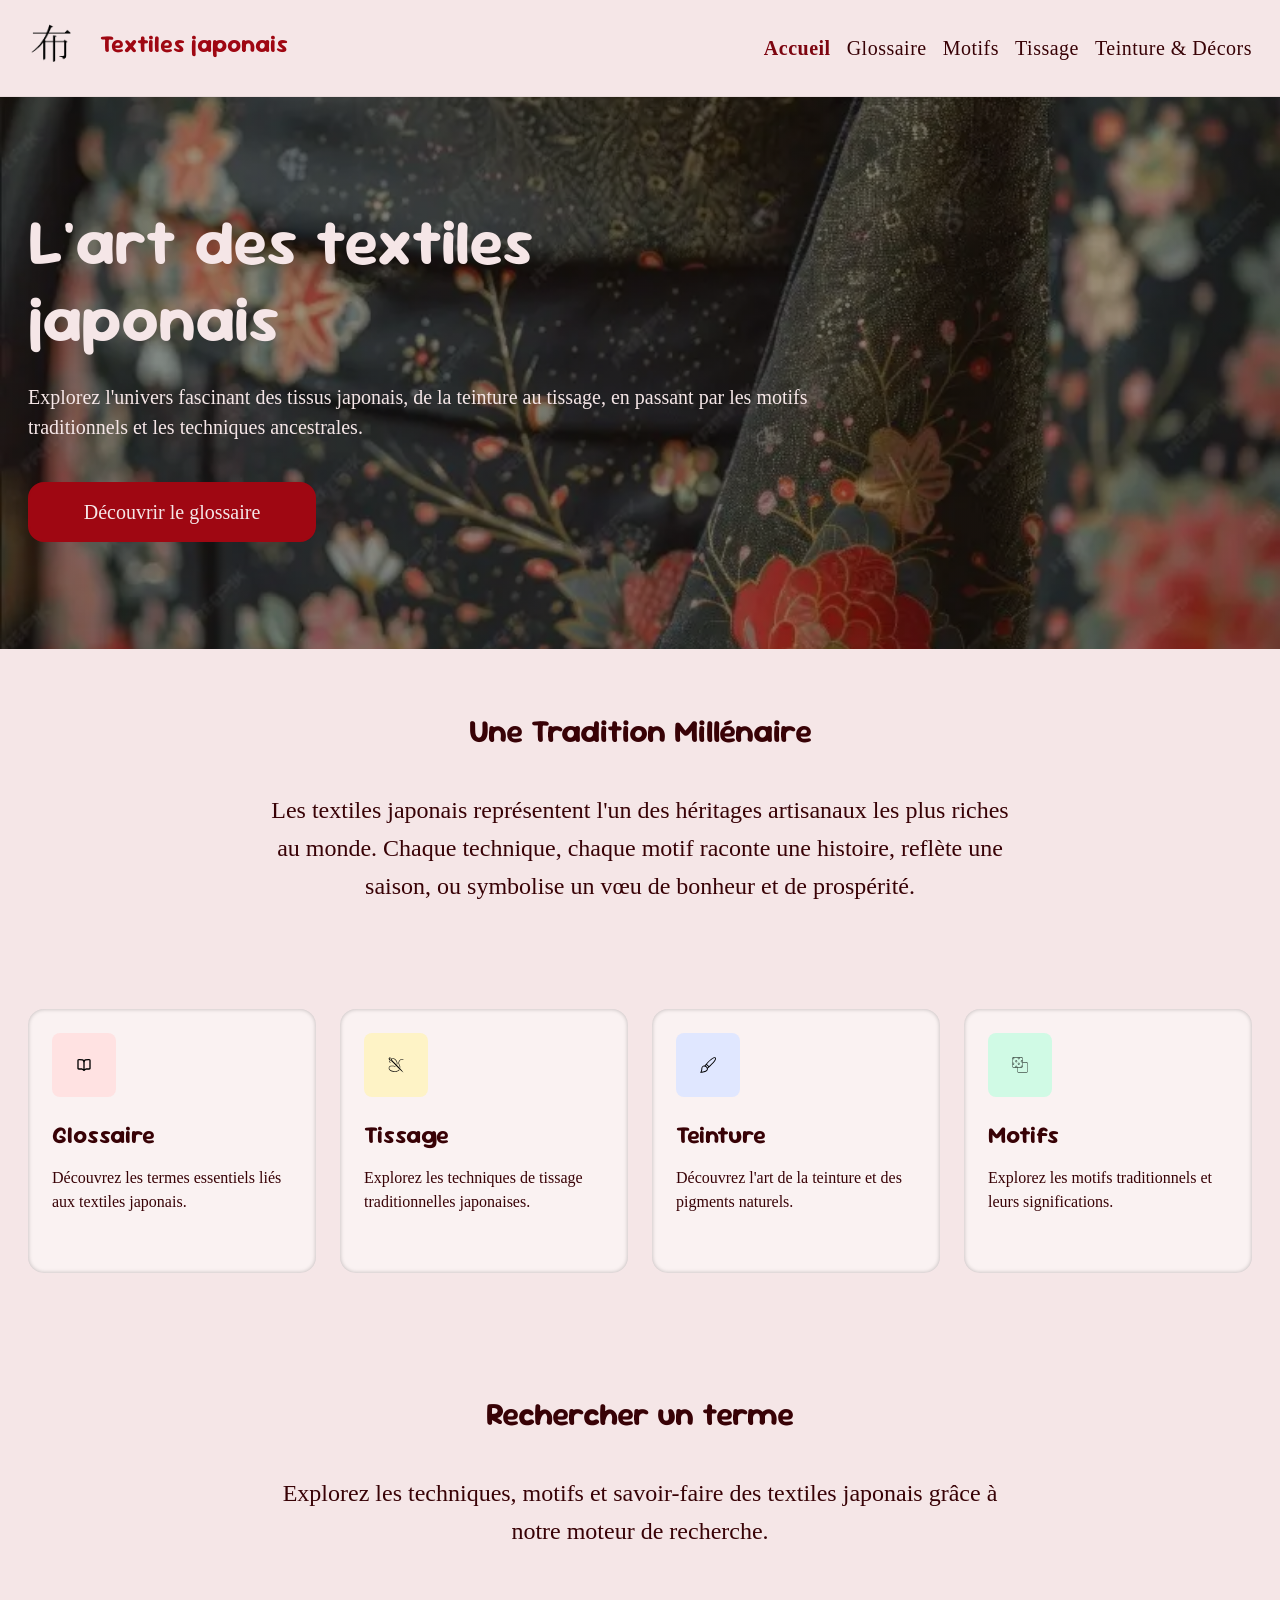
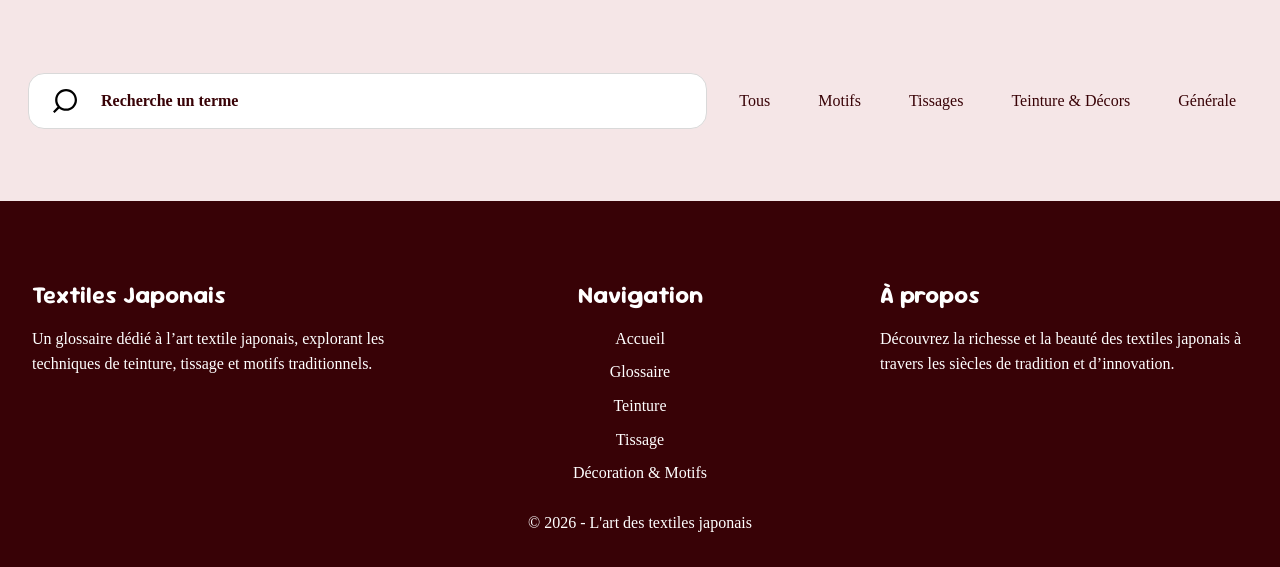
<file: index.html>
<!doctype html>
<html lang="fr">
  <head>
    <meta charset="UTF-8" />
    <meta name="viewport" content="width=device-width, initial-scale=1.0" />

    <title>L'art des textiles japonais | Accueil</title>
    <meta
      name="description"
      content="Découvrez l'univers des textiles japonais : glossaire, motifs, tissage, teinture et décoration traditionnels."
    />

    <meta property="og:title" content="L'art des textiles japonais | Accueil" />
    <meta
      property="og:description"
      content="Explorez l'univers fascinant des tissus japonais, de la teinture au tissage, en passant par les motifs traditionnels et les techniques ancestrales."
    />
    <meta property="og:image" content="images/Logo.webp" />
    <meta property="og:type" content="website" />

    <link rel="preconnect" href="https://fonts.googleapis.com" />
    <link rel="preconnect" href="https://fonts.gstatic.com" crossorigin />
    <link
      href="https://fonts.googleapis.com/css2?family=Sour+Gummy:wght@700&display=swap"
      rel="stylesheet"
    />

    <link
      rel="stylesheet"
      href="https://cdn.jsdelivr.net/npm/bootstrap-icons@1.11.3/font/bootstrap-icons.min.css"
    />
    <link
      href="https://cdn.jsdelivr.net/npm/bootstrap@5.3.3/dist/css/bootstrap.min.css"
      rel="stylesheet"
    />
    <link rel="stylesheet" href="css/style.css" />
  </head>
  <body>
    <div id="site-header"></div>

    <main>
      <!-- Bloc 1 : Hero -->
      <section class="hero-section hero-section-textile">
        <div class="custom-container">
          <div class="hero-content">
            <h1>L'art des textiles japonais</h1>

            <p>
              Explorez l'univers fascinant des tissus japonais, de la teinture
              au tissage, en passant par les motifs traditionnels et les
              techniques ancestrales.
            </p>

            <a href="glossaire.html" class="btn-discover hero-btn">
              Découvrir le glossaire
            </a>
          </div>
        </div>
      </section>

      <!-- Bloc 2 : Introduction -->
      <section class="tradition-section">
        <div class="custom-container tradition-content">
          <h2>Une Tradition Millénaire</h2>

          <p>
            Les textiles japonais représentent l'un des héritages artisanaux les
            plus riches au monde. Chaque technique, chaque motif raconte une
            histoire, reflète une saison, ou symbolise un vœu de bonheur et de
            prospérité.
          </p>
        </div>
      </section>

      <!-- Bloc 3 : 4 carrés -->
      <section class="navigation-cards-section">
        <div class="custom-container">
          <div class="cards-grid">
            <a href="glossaire.html" class="nav-card-link">
              <article class="nav-card">
                <div class="nav-card-icon icon-1">
                  <img src="svg/book.svg" alt="" aria-hidden="true" />
                </div>
                <h2>Glossaire</h2>
                <p>
                  Découvrez les termes essentiels liés aux textiles japonais.
                </p>
              </article>
            </a>

            <a href="tissage.html" class="nav-card-link">
              <article class="nav-card">
                <div class="nav-card-icon icon-2">
                  <img src="svg/sewing.svg" alt="" aria-hidden="true" />
                </div>
                <h2>Tissage</h2>
                <p>
                  Explorez les techniques de tissage traditionnelles japonaises.
                </p>
              </article>
            </a>

            <a href="teinture-decoration.html" class="nav-card-link">
              <article class="nav-card">
                <div class="nav-card-icon icon-3">
                  <img src="svg/paint.svg" alt="" aria-hidden="true" />
                </div>
                <h2>Teinture</h2>
                <p>Découvrez l'art de la teinture et des pigments naturels.</p>
              </article>
            </a>

            <a href="motifs.html" class="nav-card-link">
              <article class="nav-card">
                <div class="nav-card-icon icon-4">
                  <img src="svg/pattern.svg" alt="" aria-hidden="true" />
                </div>
                <h2>Motifs</h2>
                <p>
                  Explorez les motifs traditionnels et leurs significations.
                </p>
              </article>
            </a>
          </div>
        </div>
      </section>

      <!-- Bloc 4 : recherche -->

      <section class="tradition-section">
        <div class="custom-container tradition-content">
          <h2>Rechercher un terme</h2>

          <p>
            Explorez les techniques, motifs et savoir-faire des textiles
            japonais grâce à notre moteur de recherche.
          </p>
        </div>
      </section>

      <section class="search-section">
        <div class="custom-container">
          <div class="search-toolbar">
            <div class="search-input-box">
              <img src="svg/loupe.svg" alt="" aria-hidden="true" />
              <label for="searchInput" class="visually-hidden">
                Recherche un terme
              </label>
              <input
                type="search"
                id="searchInput"
                class="search-input-field no-border-input"
                placeholder="Recherche un terme"
              />
            </div>

            <div
              class="search-categories"
              role="group"
              aria-label="Filtrer par catégorie"
            >
              <button
                type="button"
                class="category-filter"
                data-category="tous"
              >
                Tous
              </button>
              <button
                type="button"
                class="category-filter"
                data-category="motifs"
              >
                Motifs
              </button>
              <button
                type="button"
                class="category-filter"
                data-category="tissages"
              >
                Tissages
              </button>
              <button
                type="button"
                class="category-filter"
                data-category="teinture"
              >
                Teinture & Décors
              </button>
              <button
                type="button"
                class="category-filter"
                data-category="generale"
              >
                Générale
              </button>
            </div>
          </div>

          <div id="resultsInfo" class="results-info" aria-live="polite"></div>
          <div id="resultsContainer" class="results-grid"></div>
        </div>
      </section>
    </main>

    <div id="site-footer"></div>

    <script
      src="https://cdn.jsdelivr.net/npm/bootstrap@5.3.3/dist/js/bootstrap.bundle.min.js"
      defer
    ></script>
    <script src="js/main.js" defer></script>
  </body>
</html>
</file>
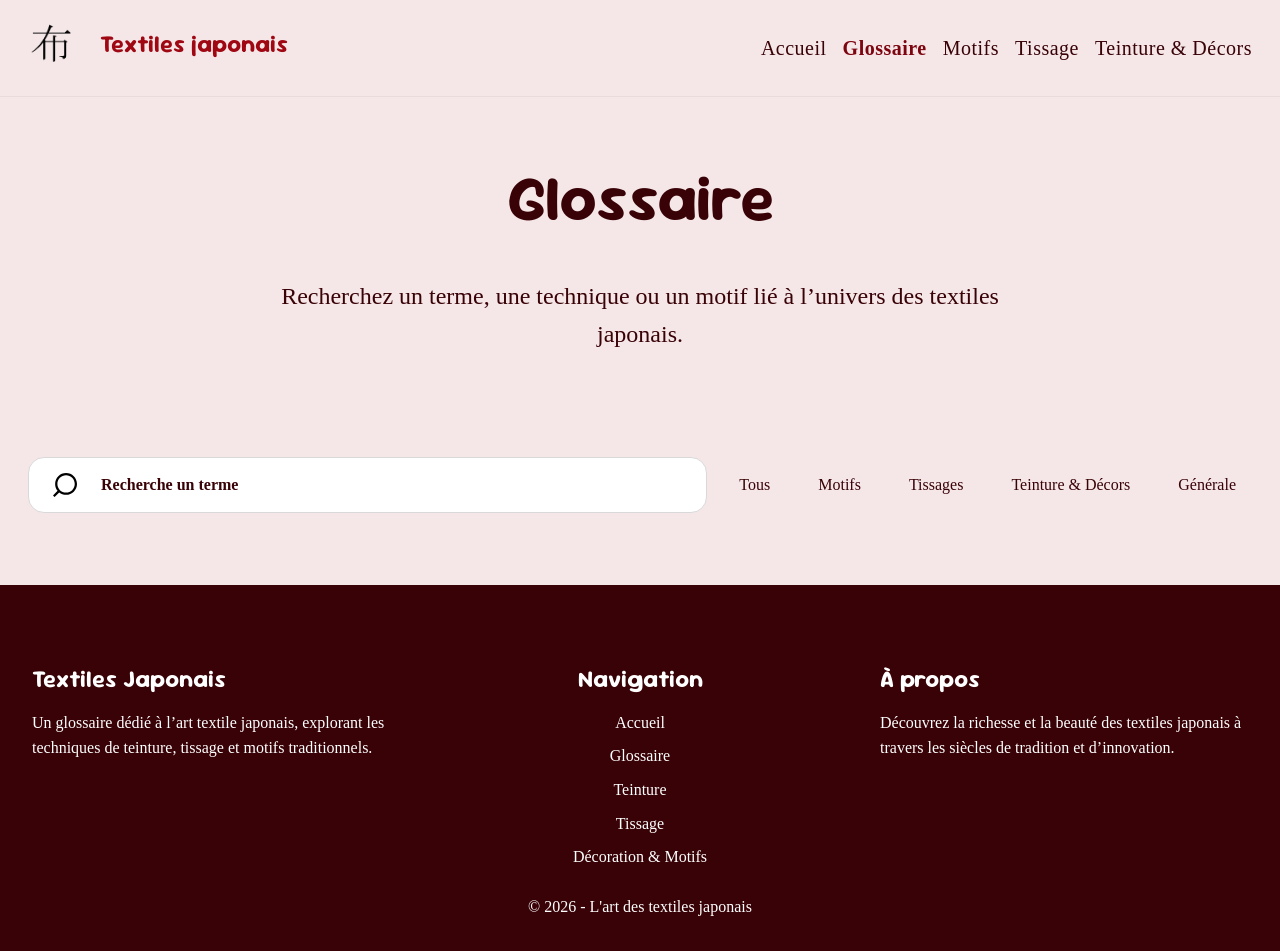
<file: glossaire.html>
<!doctype html>
<html lang="fr">
  <head>
    <meta charset="UTF-8" />
    <meta name="viewport" content="width=device-width, initial-scale=1.0" />

    <title>Glossaire | L'art des textiles japonais</title>
    <meta
      name="description"
      content="Consultez le glossaire des textiles japonais et recherchez un terme, une technique, un motif ou une teinture traditionnelle."
    />

    <meta
      property="og:title"
      content="Glossaire | L'art des textiles japonais"
    />
    <meta
      property="og:description"
      content="Explorez le glossaire des textiles japonais grâce au moteur de recherche et aux catégories."
    />
    <meta property="og:image" content="images/Logo.webp" />
    <meta property="og:type" content="website" />

    <link rel="preconnect" href="https://fonts.googleapis.com" />
    <link rel="preconnect" href="https://fonts.gstatic.com" crossorigin />
    <link
      href="https://fonts.googleapis.com/css2?family=Sour+Gummy:wght@700&display=swap"
      rel="stylesheet"
    />

    <link
      href="https://cdn.jsdelivr.net/npm/bootstrap@5.3.3/dist/css/bootstrap.min.css"
      rel="stylesheet"
    />
    <link rel="stylesheet" href="css/style.css" />
  </head>
  <body>
    <div id="site-header"></div>

    <main>
      <section class="tradition-section">
        <div class="custom-container tradition-content">
          <h1>Glossaire</h1>
          <p>
            Recherchez un terme, une technique ou un motif lié à l’univers des
            textiles japonais.
          </p>
        </div>
      </section>

      <section class="search-section">
        <div class="custom-container">
          <div class="search-toolbar">
            <div class="search-input-box">
              <img src="svg/loupe.svg" alt="" aria-hidden="true" />
              <label for="searchInput" class="visually-hidden">
                Recherche un terme
              </label>
              <input
                type="search"
                id="searchInput"
                class="search-input-field no-border-input"
                placeholder="Recherche un terme"
              />
            </div>

            <div
              class="search-categories"
              role="group"
              aria-label="Filtrer par catégorie"
            >
              <button
                type="button"
                class="category-filter"
                data-category="tous"
              >
                Tous
              </button>
              <button
                type="button"
                class="category-filter"
                data-category="motifs"
              >
                Motifs
              </button>
              <button
                type="button"
                class="category-filter"
                data-category="tissages"
              >
                Tissages
              </button>
              <button
                type="button"
                class="category-filter"
                data-category="teinture"
              >
                Teinture & Décors
              </button>
              <button
                type="button"
                class="category-filter"
                data-category="generale"
              >
                Générale
              </button>
            </div>
          </div>

          <div id="resultsInfo" class="results-info" aria-live="polite"></div>
          <div id="resultsContainer" class="results-grid"></div>
        </div>
      </section>
    </main>

    <div id="site-footer"></div>

    <script
      src="https://cdn.jsdelivr.net/npm/bootstrap@5.3.3/dist/js/bootstrap.bundle.min.js"
      defer
    ></script>
    <script src="js/main.js" defer></script>
  </body>
</html>
</file>
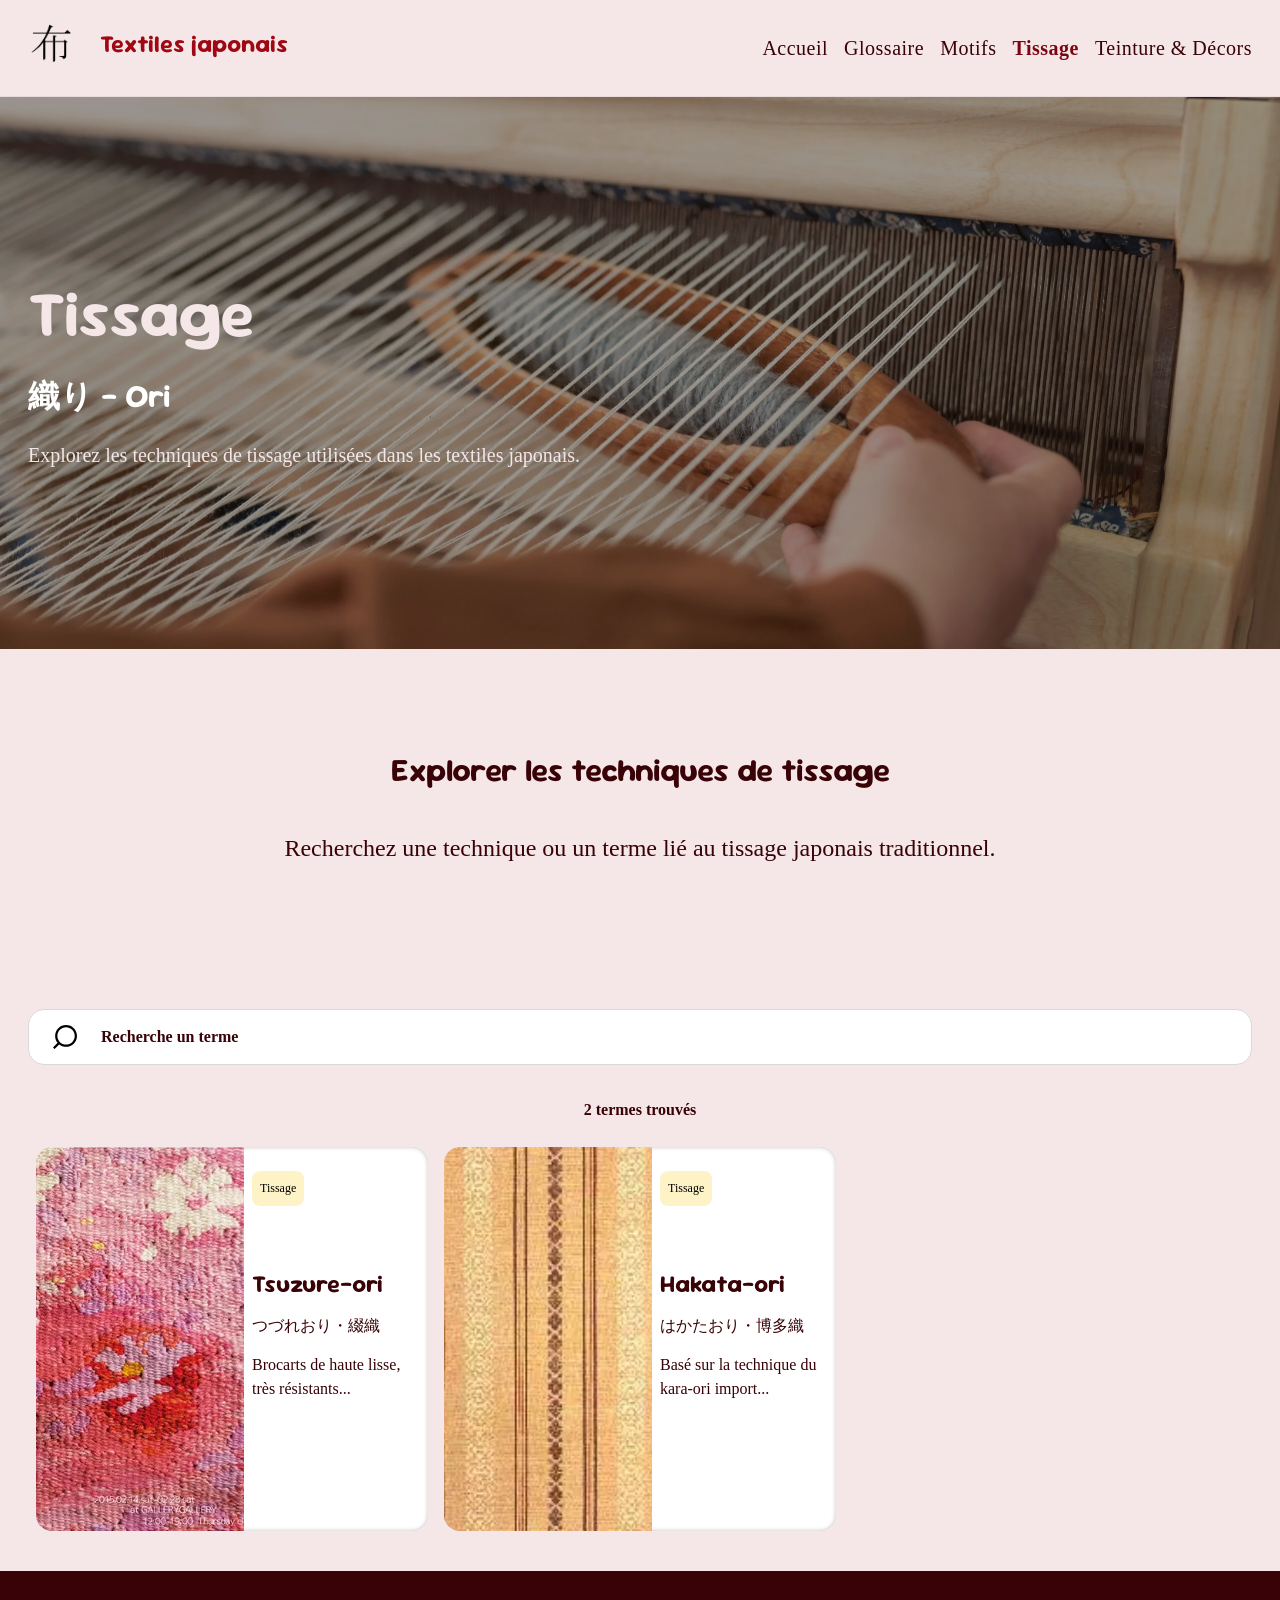
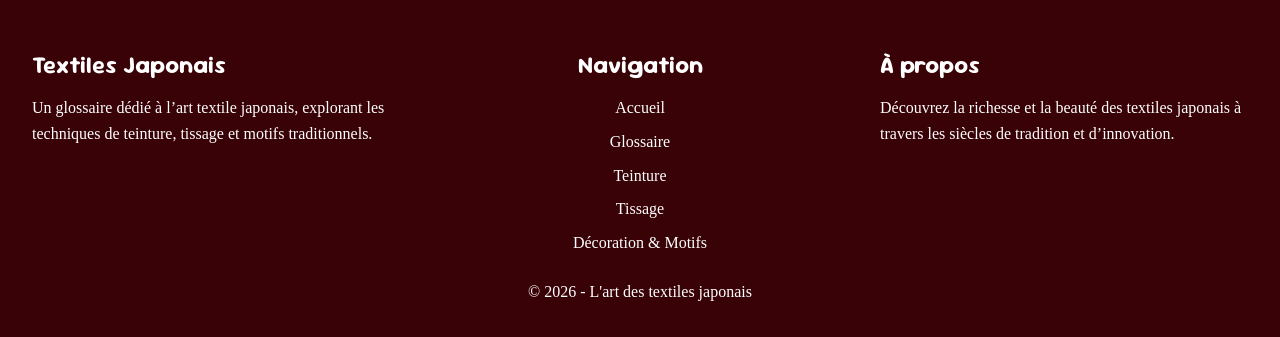
<file: tissage.html>
<!doctype html>
<html lang="fr">
  <head>
    <meta charset="UTF-8" />
    <meta name="viewport" content="width=device-width, initial-scale=1.0" />

    <title>Tissage | L'art des textiles japonais</title>
    <meta
      name="description"
      content="Découvrez les techniques traditionnelles de tissage japonais et leur rôle dans l'art textile."
    />

    <meta property="og:title" content="Tissage | L'art des textiles japonais" />
    <meta
      property="og:description"
      content="Explorez les techniques traditionnelles de tissage utilisées dans les textiles japonais."
    />
    <meta property="og:image" content="images/Logo.webp" />
    <meta property="og:type" content="website" />

    <link rel="preconnect" href="https://fonts.googleapis.com" />
    <link rel="preconnect" href="https://fonts.gstatic.com" crossorigin />
    <link
      href="https://fonts.googleapis.com/css2?family=Sour+Gummy:wght@700&display=swap"
      rel="stylesheet"
    />

    <link
      href="https://cdn.jsdelivr.net/npm/bootstrap@5.3.3/dist/css/bootstrap.min.css"
      rel="stylesheet"
    />
    <link rel="stylesheet" href="css/style.css" />
  </head>
  <body>
    <div id="site-header"></div>

    <main>
      <section class="hero-section hero-section-tissage">
        <div class="custom-container">
          <div class="hero-content">
            <h1>Tissage</h1>
            <h2>織り - Ori</h2>
            <p>
              Explorez les techniques de tissage utilisées dans les textiles
              japonais.
            </p>
          </div>
        </div>
      </section>

      <section class="tradition-section">
        <div class="custom-container tradition-content">
          <h2>Explorer les techniques de tissage</h2>
          <p>
            Recherchez une technique ou un terme lié au tissage japonais
            traditionnel.
          </p>
        </div>
      </section>

      <section class="search-section">
        <div class="custom-container">
          <div class="search-toolbar">
            <div class="search-input-box">
              <img src="svg/loupe.svg" alt="" aria-hidden="true" />
              <label for="searchInput" class="visually-hidden">
                Recherche un terme
              </label>
              <input
                type="search"
                id="searchInput"
                class="search-input-field no-border-input"
                placeholder="Recherche un terme"
              />
            </div>
          </div>

          <div id="resultsInfo" class="results-info" aria-live="polite"></div>
          <div id="resultsContainer" class="results-grid"></div>
        </div>
      </section>
    </main>

    <div id="site-footer"></div>

    <script
      src="https://cdn.jsdelivr.net/npm/bootstrap@5.3.3/dist/js/bootstrap.bundle.min.js"
      defer
    ></script>
    <script src="js/main.js" defer></script>
  </body>
</html>
</file>
<file: css/style.css>
:root {
  /* Couleurs globales */
  --color-bg-main: #f5e6e7;
  --color-bg-surface: #ffffff72;
  --color-white: #ffffff;
  --color-black: #000000;

  --color-text-main: #380206;

  --color-primary: #9f0712;
  --color-primary-dark: #7d0510;
  --color-primary-hover: #8f0610;

  --color-secondary: #b88b4a;
  --color-border-light: #d9d9d9;
  --color-footer-link-hover: #e1b2b6;
  --color-border-subtle: rgba(0, 0, 0, 0.05);

  /* Couleurs icônes */
  --icon-bg-1: #ffe2e2;
  --icon-bg-2: #fef3c6;
  --icon-bg-3: #e0e7ff;
  --icon-bg-4: #d0fae5;

  /* Overlays */
  --hero-overlay-dark: rgba(30, 20, 15, 0.45);

  /* Ombres */
  --shadow-inner: inset 0 0 4px rgba(0, 0, 0, 0.25);
  --shadow-card-hover: 0 14px 34px rgba(0, 0, 0, 0.12);

  /* Radius */
  --radius-md: 16px;
  --radius-sm: 8px;

  /* Layout */
  --container-width: 1224px;

  /* Typo */
  --font-title: "Sour Gummy", cursive;
  --font-text: "Times New Roman", serif;

  --fs-h1: 64px;
  --fs-h2: 32px;
  --fs-h3: 24px;
  --fs-text-md: 24px;
  --fs-text: 16px;

  /* Variables d’usage */
  --nav-default: var(--color-text-main);
  --nav-hover: var(--color-primary-hover);
  --nav-active: var(--color-primary-dark);

  --button-bg: var(--color-primary);
  --button-text: var(--color-bg-main);
  --button-border: var(--color-primary);

  --result-card-width: 392px;
}

html {
  scroll-behavior: smooth;
}

body {
  margin: 0;
  background-color: var(--color-bg-main);
  color: var(--color-text-main);
  font-family: var(--font-text);
  font-size: var(--fs-text);
  line-height: 1.6;
}

h1,
h2,
h3 {
  margin: 0;
  font-family: var(--font-title);
  line-height: 1.2;
}

h1 {
  font-size: var(--fs-h1);
  font-weight: 700;
}

h2 {
  font-size: var(--fs-h2);
  font-weight: 700;
}

h3 {
  font-size: var(--fs-h3);
  font-weight: 400;
}

p {
  margin: 0;
  font-size: var(--fs-text);
  font-family: var(--font-text);
  line-height: 1.6;
}

img {
  display: block;
  max-width: 100%;
  height: auto;
}

a:focus-visible,
button:focus-visible,
input:focus-visible {
  outline: 3px solid var(--color-secondary);
  outline-offset: 3px;
}

.visually-hidden {
  position: absolute;
  width: 1px;
  height: 1px;
  padding: 0;
  margin: -1px;
  overflow: hidden;
  clip: rect(0, 0, 0, 0);
  white-space: nowrap;
  border: 0;
}

.custom-container {
  width: min(var(--container-width), calc(100% - 2rem));
  margin-inline: auto;
}

/* NAVIGATION */
.site-header {
  position: relative;
  z-index: 100;
}

.custom-navbar {
  padding: 16px 0;
  background-color: var(--color-bg-main);
  backdrop-filter: blur(8px);
  border-bottom: 1px solid var(--color-border-subtle);
}

.header-row {
  min-height: 64px;
}

.navbar-brand {
  color: var(--color-primary);
  font-family: var(--font-title);
  font-weight: 700;
  text-decoration: none;
}

.brand-logo {
  display: inline-flex;
  align-items: center;
  gap: 24px;
}

.brand-image {
  width: 48px;
  height: 48px;
  object-fit: cover;
  border-radius: 8px;
  flex-shrink: 0;
}

.brand-text {
  display: inline-block;
  color: var(--color-primary);
  font-family: var(--font-title);
  font-size: 24px;
  font-weight: 700;
  line-height: 1;
  white-space: nowrap;
}

.header-nav {
  display: flex;
  flex-wrap: nowrap;
  justify-content: flex-end;
  align-items: center;
  gap: 8px 16px;
  overflow-x: auto;
  overflow-y: hidden;
  white-space: nowrap;
  -webkit-overflow-scrolling: touch;
  scrollbar-width: none;
}

.header-nav::-webkit-scrollbar {
  display: none;
}

.header-nav .nav-item {
  flex: 0 0 auto;
}

.nav-link {
  position: relative;
  display: inline-block;
  padding: 8px 0;
  color: var(--nav-default);
  font-size: 20px;
  font-weight: 500;
  white-space: nowrap;
  transition: color 0.3s ease;
  letter-spacing: 0.5px;
}

.nav-link:hover,
.nav-link:focus {
  color: var(--nav-hover);
}

.nav-link.active {
  color: var(--nav-active) !important;
  font-weight: 700;
}

.nav-link::after {
  content: "";
  position: absolute;
  left: 0;
  bottom: -4px;
  width: 0;
  height: 2px;
  background: var(--nav-hover);
  transition: width 0.25s ease;
}

.nav-link:hover::after,
.nav-link:focus::after {
  width: 100%;
}

.nav-link.active::after {
  width: 100%;
  background: var(--nav-active);
}

/* BLOCS DE TITRES COMMUNS */
.section-intro,
.tradition-content{
  display: flex;
  flex-direction: column;
  align-items: center;
  gap: 40px;
  text-align: center;
}

.section-intro p,
.tradition-content p{
  max-width: 744px;
  font-size: var(--fs-text-md);
  font-weight: 400;
  line-height: 1.6;
}
/* HERO ACCUEIL */
.hero-section {
  position: relative;
  height: 552px;
  display: flex;
  align-items: center;
  overflow: hidden;
  color: var(--color-white);
}

.hero-section::before {
  content: "";
  position: absolute;
  inset: 0;
  z-index: 0;
  background:
    linear-gradient(var(--hero-overlay-dark), var(--hero-overlay-dark)),
    var(--hero-image) center / cover no-repeat;
  transform: scale(1);
  animation: heroZoom 8s ease-out forwards;
}

.hero-section-tissage { --hero-image: url("../images/Tissage-deb.webp"); }
.hero-section-teinture { --hero-image: url("../images/Teinture-Deb.webp"); }
.hero-section-motifs { --hero-image: url("../images/Motifs-deb.webp"); }
.hero-section-textile { --hero-image: url("../images/Textile_Japonais.webp"); }

.hero-content {
  position: relative;
  z-index: 2;
  display: flex;
  flex-direction: column;
  gap: 24px;
  text-align: left;
  animation: fadeUp 0.9s ease;
}

.hero-content h1 {
  max-width: 600px;
}
.hero-content h1,
.hero-content p {
  color: var(--color-bg-main);
}
.hero-content p {
  max-width: 808px;
  font-size: 20px;
  font-weight: 400;
  line-height: 1.5;
}






@keyframes heroZoom {
  from {
    transform: scale(1.06);
  }
  to {
    transform: scale(1);
  }
}



.hero-btn {
  margin-top: 16px;
}

.btn-discover {
  display: inline-flex;
  align-items: center;
  justify-content: center;

  width: 288px;
  height: 60px;
  padding: 16px;

  border-radius: var(--radius-md);
  background-color: var(--button-bg);
  color: var(--button-text);
  border: 2px solid var(--button-border);


  font-size: 20px;
  font-weight: 500;
  text-decoration: none;

  transition: all 0.3s ease;
}

.btn-discover:hover,
.btn-discover:focus {
  background-color: var(--color-bg-main);
  color: var(--color-primary);
}


/* BLOC INTRO */
.tradition-section {
  min-height: 320px;
  display: flex;
  align-items: center;
  padding: 40px 0;
}

/* CARTES DE NAVIGATION */
.navigation-cards-section,
.search-section {
  padding: 40px 0;
}

.cards-grid {
  display: flex;
  flex-wrap: wrap;
  justify-content: space-between;
  gap: 24px;
}

.nav-card-link,
.result-card-link {
  display: block;
  color: inherit;
  text-decoration: none;
}

.nav-card {
  width: 288px;
  height: 264px;
  display: flex;
  flex-direction: column;
  align-items: flex-start;

  padding: 24px 24px;

  background-color: var(--color-bg-surface);
  border-radius: var(--radius-md);
  box-shadow: var(--shadow-inner);

  transition: transform 0.3s ease, box-shadow 0.3s ease;
}

.nav-card:hover,
.nav-card:focus-within {
  transform: translateY(-6px);
  box-shadow: var(--shadow-card-hover);
}

.nav-card-icon {
  width: 64px;
  height: 64px;
  box-sizing: border-box;
  display: flex;
  align-items: center;
  justify-content: center;
  padding: 24px;
  border-radius: var(--radius-sm);
}

.nav-card-icon img {
  width: 100%;
  height: 100%;
  object-fit: contain;
}

.nav-card h2 {
  margin-top: 24px;
  font-size: 24px;
  font-weight: 700;
  text-align: left;
}

.nav-card p {
  margin-top: 16px;
  font-weight: 400;
  line-height: 1.5;
  text-align: left;
}

.icon-1 { background-color: var(--icon-bg-1); }
.icon-2 { background-color: var(--icon-bg-2); }
.icon-3 { background-color: var(--icon-bg-3); }
.icon-4 { background-color: var(--icon-bg-4); }



/* RECHERCHE */

.search-section-content {
  display: flex;
  flex-direction: column;
  gap: 24px;
}

.search-toolbar {
  display: flex;
  align-items: center;
  gap: 16px;
  width: 100%;
}

.search-input-box {
  flex: 1 1 auto;
  max-width: 100%;
  display: flex;
  align-items: center;
  gap: 24px;
  height: 56px;
  padding: 0 24px;
  background-color: var(--color-white);
  border: 1px solid var(--color-border-light);
  border-radius: var(--radius-md);
}

.search-input-box img {
  width: 24px;
  height: 24px;
  object-fit: contain;
  flex-shrink: 0;
}

.search-input-field,
.no-border-input {
  flex: 1 1 auto;
  min-width: 0;
  width: 100%;
  padding: 0;
  border: none;
  outline: none;
  background: transparent;
  color: var(--color-text-main);
  font-size: 16px;
  font-weight: 700;
}

.search-input-field::placeholder,
.no-border-input::placeholder {
  color: var(--color-text-main);
  opacity: 1;
}

.search-categories {
  flex: 0 1 496px;
  max-width: 600px;
  display: flex;
  align-items: center;
  justify-content: flex-end;
  gap: 16px;
}

.category-filter {
  padding: 8px 16px;
  border: none;
  border-radius: var(--radius-sm);
  background: transparent;
  color: var(--color-text-main);
  font-size: 16px;
  font-weight: 500;
  white-space: nowrap;
  transition: background-color 0.3s ease, color 0.3s ease;
}



.category-filter:hover,
.category-filter:focus {
  background-color: var(--color-primary);
  color: var(--color-bg-main);
}



.results-count,
.results-info {
  width: 100%;
  max-width: var(--container-width);
  margin: 32px auto 0;
  text-align: center;
  color: var(--color-text-main);
  font-size: 16px;
  font-weight: 700;
}

.results-grid {
  display: grid;
  grid-template-columns: repeat(3, var(--result-card-width));
  justify-content: center;
  gap: 16px;
  width: 100%;
  max-width: var(--container-width);
  margin: 24px auto 0;
}

/* CARTES RÉSULTATS */
.result-card {
  display: flex;
  width: var(--result-card-width);
  height: 384px;
  overflow: hidden;
  background-color: var(--color-white);
  border-radius: var(--radius-md);
  box-shadow: var(--shadow-inner);
  transition: transform 0.3s ease;
}

.result-card-link:hover .result-card,
.result-card-link:focus-visible .result-card {
  transform: translateY(-4px);
}

.result-card-image {
  width: 208px;
  height: 384px;
  flex-shrink: 0;
}

.result-card-image img {
  width: 100%;
  height: 100%;
  object-fit: cover;
}

.result-card-content {
  width: 184px;
  height: 384px;
  box-sizing: border-box;
  display: flex;
  flex-direction: column;
  align-items: flex-start;
  padding: 24px 8px;
}

.result-badge {
  display: inline-flex;
  align-items: center;
  justify-content: center;
  padding: 8px;
  border-radius: var(--radius-sm);
  color: var(--color-black);
  font-size: 12px;
  font-weight: 400;
}

.result-text-content {
  display: flex;
  flex-direction: column;
  align-items: flex-start;
  margin-top: 64px;
}

.result-text-content h2 {
  font-size: 24px;
  font-weight: 700;
}

.result-text-content h3 {
  margin-top: 16px;
  font-size: 16px;
  font-weight: 400;
  line-height: 1.4;
}

.result-text-content p {
  margin-top: 16px;
  font-size: 16px;
  font-weight: 400;
  line-height: 1.5;
}


/* FOOTER */

.site-footer {
  padding: 80px 0 32px;
  background-color: var(--color-text-main);
  color: var(--color-white);
}

.footer-grid {
  display: grid;
  grid-template-columns: repeat(3, var(--result-card-width));
  gap: 32px;
  max-width: var(--container-width);
  margin: 0 auto;
  justify-content: center;
}

.footer-column h3 {
  font-size: 24px;
  font-weight: 700;
  color: var(--color-white);
}

.footer-column p,
.footer-column a {
  font-size: 16px;
  line-height: 1.6;
  color: var(--color-white);
  text-decoration: none;
}

.footer-nav-list {
  list-style: none;
  padding: 0;
  margin: 16px 0 0;

  display: flex;
  flex-direction: column;
  gap: 8px;
}

.footer-nav-list a {
  transition: color 0.3s ease;
}

.footer-nav-list a:hover {
  color: var(--color-footer-link-hover);
}

.footer-bottom {
  margin-top: 24px;
}

.footer-bottom p {
  margin: 0;
  font-size: 16px;
}

/* RESPONSIVE */
@media (max-width: 1200px) {
  .cards-grid {
    justify-content: center;
  }

  .footer-grid {
    grid-template-columns: 1fr;
    gap: 40px;
  }

  .footer-column {
    width: 100%;
  }
}

@media (max-width: 992px) {
  .hero-section {
    height: 480px;
  }

  .hero-content h1,
  .hero-content p {
    max-width: 100%;
  }

  .header-nav {
    gap: 24px;
  }

  .search-categories {
    flex: 0 0 auto;
    white-space: nowrap;
  }

  .category-filter {
    padding: 8px;
    font-size: 14px;
  }

  .results-grid {
    grid-template-columns: repeat(2, var(--result-card-width));
  }
}

@media (max-width: 840px) {
  .results-grid {
    grid-template-columns: var(--result-card-width);
  }
}

@media (max-width: 768px) {
  h1 {
    font-size: 40px;
  }

  h2 {
    font-size: 24px;
  }

  .brand-text {
    font-size: 20px;
  }

  .custom-navbar {
    padding: 12px 0;
  }

  .header-row {
    min-height: 56px;
  }

  .brand-logo {
    gap: 0;
  }

  .header-nav {
    gap: 8px 12px;
  }

  .header-nav .nav-item-home {
    display: none;
  }

  .nav-link {
    font-size: 18px;
  }

  .tradition-section {
    height: auto;
    padding: 80px 0;
  }

  .search-toolbar {
    flex-direction: column;
    align-items: stretch;
  }

  .search-categories {
    justify-content: center;
    flex-wrap: wrap;
  }

  .category-filter {
    padding: 8px 12px;
    font-size: 14px;
  }

  .nav-card {
    width: 100%;
    max-width: 424px;
    height: auto;
  }
}

@media (max-width: 576px) {
  .results-grid {
    grid-template-columns: 1fr;
  }

  .result-card {
    width: 100%;
  }
}

@media (max-width: 420px) {
  .result-card {
    height: auto;
    flex-direction: column;
  }

  .result-card-image,
  .result-card-content {
    width: 100%;
    height: auto;
  }

  .result-card-image {
    height: 240px;
  }
}

.fiche-image {
  width: 100%;
  max-height: 560px;
  object-fit: cover;
}

.fiche-description {
  font-size: var(--fs-text-md);
  line-height: 1.7;
}
</file>
